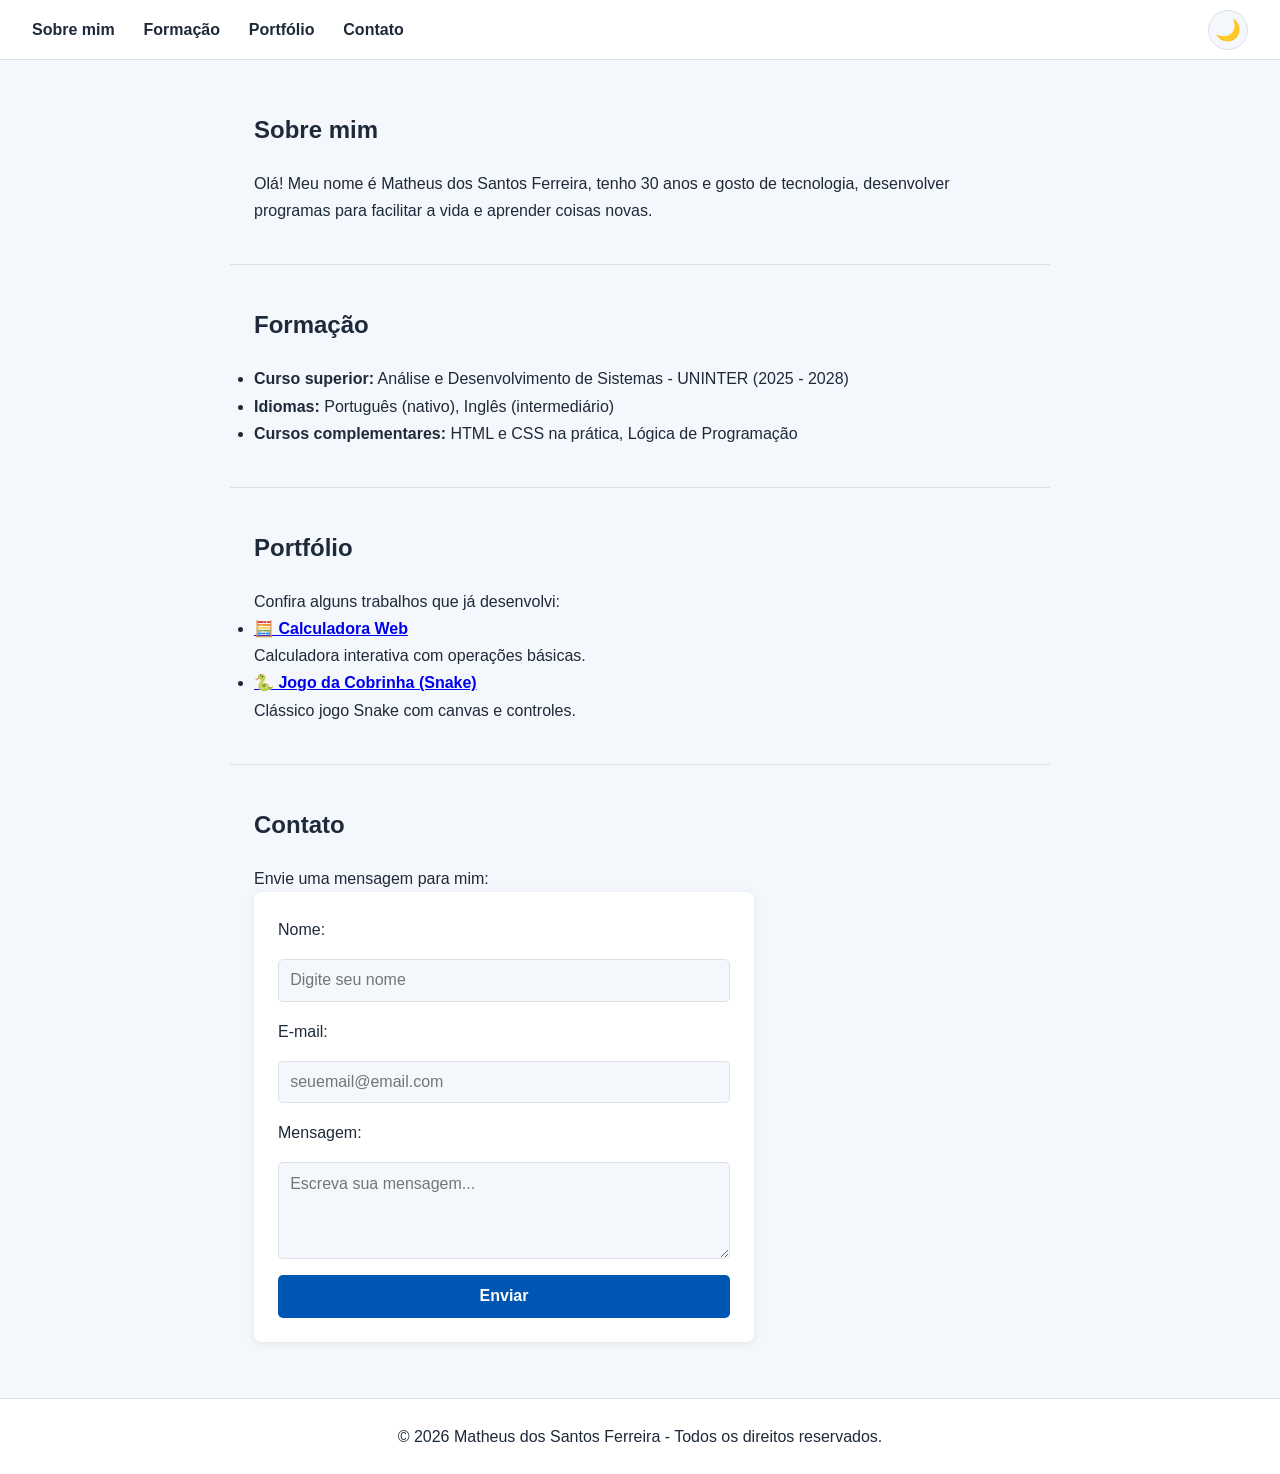
<file: index.html>
<!DOCTYPE html>
<html lang="pt-BR">
<head>
    <meta charset="UTF-8">
    <meta name="viewport" content="width=device-width, initial-scale=1.0">
    <title>Meu Portfólio - Matheus</title>
    <link rel="stylesheet" href="style.css">
</head>
<body>
    <header>
        <nav>
            <ul>
                <li><a href="#sobre">Sobre mim</a></li>
                <li><a href="#formacao">Formação</a></li>
                <li><a href="#portfolio">Portfólio</a></li>
                <li><a href="#contato">Contato</a></li>
            </ul>
        </nav>
        <button id="theme-toggle">🌙</button>
    </header>

    <section id="sobre">
        <h1>Sobre mim</h1>
        <p>Olá! Meu nome é Matheus dos Santos Ferreira, tenho 30 anos e gosto de tecnologia, desenvolver programas para facilitar a vida e aprender coisas novas.</p>
    </section>

    <section id="formacao">
        <h2>Formação</h2>
        <ul>
            <li><strong>Curso superior:</strong> Análise e Desenvolvimento de Sistemas - UNINTER (2025 - 2028)</li>
            <li><strong>Idiomas:</strong> Português (nativo), Inglês (intermediário)</li>
            <li><strong>Cursos complementares:</strong> HTML e CSS na prática, Lógica de Programação</li>
        </ul>
    </section>

    <section id="portfolio">
        <h2>Portfólio</h2>
        <p>Confira alguns trabalhos que já desenvolvi:</p>
        <ul>
            <li>
                <strong><a href="calculadora.html" target="_blank">🧮 Calculadora Web</a></strong>
                <br>
                <span>Calculadora interativa com operações básicas.</span>
            </li>
            <li>
                <strong><a href="snake.html" target="_blank">🐍 Jogo da Cobrinha (Snake)</a></strong>
                <br>
                <span>Clássico jogo Snake com canvas e controles.</span>
            </li>
        </ul>
    </section>

    <section id="contato">
        <h2>Contato</h2>
        <p>Envie uma mensagem para mim:</p>
        <form id="contact-form">
            <label for="nome">Nome:</label>
            <input type="text" id="nome" name="nome" placeholder="Digite seu nome" required>

            <label for="email">E-mail:</label>
            <input type="email" id="email" name="email" placeholder="seuemail@email.com" required>

            <label for="mensagem">Mensagem:</label>
            <textarea id="mensagem" name="mensagem" rows="4" placeholder="Escreva sua mensagem..." required></textarea>

            <button type="submit">Enviar</button>
        </form>
        <div id="form-feedback"></div>
    </section>

    <footer>
        <p>&copy; 2026 Matheus dos Santos Ferreira - Todos os direitos reservados.</p>
    </footer>

    <script src="script.js"></script>
</body>
</html>
</file>
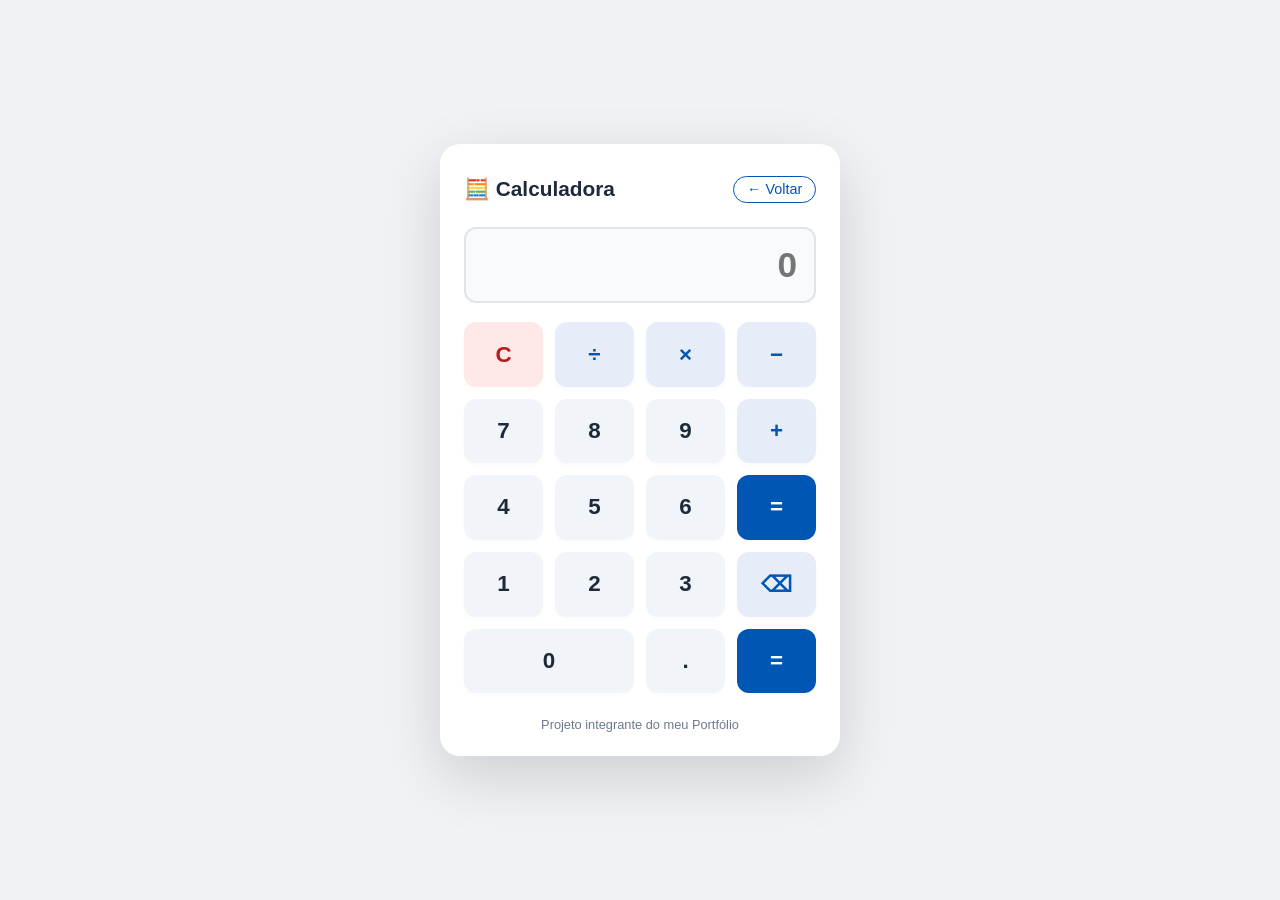
<file: calculadora.html>
<!DOCTYPE html>
<html lang="pt-BR">
<head>
    <meta charset="UTF-8">
    <meta name="viewport" content="width=device-width, initial-scale=1.0">
    <title>Calculadora Web - [Seu Nome]</title>

    <style>
        /* ===== ESTILOS DA CALCULADORA ===== */
        * {
            margin: 0;
            padding: 0;
            box-sizing: border-box;
        }

        body {
            font-family: 'Segoe UI', Tahoma, Geneva, Verdana, sans-serif;
            background: #f0f2f5;
            display: flex;
            justify-content: center;
            align-items: center;
            min-height: 100vh;
            margin: 0;
            padding: 1rem;
        }

        /* Container principal da calculadora */
        .calculator-container {
            background: #ffffff;
            border-radius: 20px;
            padding: 2rem 1.5rem 1.5rem 1.5rem;
            box-shadow: 0 20px 60px rgba(0, 0, 0, 0.15);
            max-width: 400px;
            width: 100%;
            transition: 0.3s;
        }

        /* Título e link de voltar */
        .calculator-header {
            display: flex;
            justify-content: space-between;
            align-items: center;
            margin-bottom: 1.5rem;
        }

        .calculator-header h1 {
            font-size: 1.3rem;
            color: #1e2a3a;
            font-weight: 600;
        }

        .back-link {
            text-decoration: none;
            color: #0056b3;
            font-weight: 500;
            font-size: 0.9rem;
            padding: 0.3rem 0.8rem;
            border: 1px solid #0056b3;
            border-radius: 20px;
            transition: 0.2s;
        }

        .back-link:hover {
            background: #0056b3;
            color: #fff;
        }

        /* Visor da calculadora */
        #display {
            width: 100%;
            padding: 1rem;
            font-size: 2.2rem;
            text-align: right;
            border: 2px solid #e0e5ec;
            border-radius: 12px;
            background: #f8fafc;
            color: #1e2a3a;
            font-weight: 600;
            letter-spacing: 1px;
            margin-bottom: 1.2rem;
            outline: none;
            transition: 0.2s;
        }

        #display:focus {
            border-color: #0056b3;
            box-shadow: 0 0 0 3px rgba(0, 86, 179, 0.2);
        }

        /* Grade de botões */
        .buttons-grid {
            display: grid;
            grid-template-columns: repeat(4, 1fr);
            gap: 12px;
        }

        /* Botões gerais */
        .btn {
            padding: 1.2rem 0;
            font-size: 1.4rem;
            font-weight: 600;
            border: none;
            border-radius: 12px;
            cursor: pointer;
            transition: 0.15s;
            background: #f1f4f9;
            color: #1e2a3a;
            box-shadow: 0 2px 4px rgba(0,0,0,0.02);
        }

        .btn:hover {
            background: #e2e8f0;
            transform: scale(0.97);
        }

        .btn:active {
            transform: scale(0.93);
        }

        /* Botões de operadores (+, -, *, /, =) */
        .btn-operator {
            background: #e6edf8;
            color: #0056b3;
        }

        .btn-operator:hover {
            background: #d0def0;
        }

        /* Botão de igual (=) - destaque */
        .btn-equals {
            background: #0056b3;
            color: #fff;
        }

        .btn-equals:hover {
            background: #003d80;
        }

        /* Botão de limpar (C) */
        .btn-clear {
            background: #fee8e8;
            color: #b91c1c;
        }

        .btn-clear:hover {
            background: #fccccc;
        }

        /* Botão de zero ocupa 2 colunas */
        .btn-zero {
            grid-column: span 2;
        }

        /* Rodapé da calculadora */
        .calculator-footer {
            margin-top: 1.5rem;
            text-align: center;
            font-size: 0.8rem;
            color: #6b7a8f;
        }

        /* ===== RESPONSIVO ===== */
        @media (max-width: 480px) {
            .calculator-container {
                padding: 1.5rem 1rem;
            }
            .btn {
                padding: 1rem 0;
                font-size: 1.2rem;
            }
            #display {
                font-size: 1.8rem;
                padding: 0.8rem;
            }
        }
    </style>
</head>

<body>

    <div class="calculator-container">
        <!-- Cabeçalho com link para voltar ao portfólio -->
        <div class="calculator-header">
            <h1>🧮 Calculadora</h1>
            <a href="index.html" class="back-link">← Voltar</a>
        </div>

        <!-- Visor -->
        <input type="text" id="display" readonly placeholder="0">

        <!-- Botões -->
        <div class="buttons-grid">
            <!-- Linha 1 -->
            <button class="btn btn-clear" onclick="clearDisplay()">C</button>
            <button class="btn btn-operator" onclick="appendToDisplay('/')">÷</button>
            <button class="btn btn-operator" onclick="appendToDisplay('*')">×</button>
            <button class="btn btn-operator" onclick="appendToDisplay('-')">−</button>

            <!-- Linha 2 -->
            <button class="btn" onclick="appendToDisplay('7')">7</button>
            <button class="btn" onclick="appendToDisplay('8')">8</button>
            <button class="btn" onclick="appendToDisplay('9')">9</button>
            <button class="btn btn-operator" onclick="appendToDisplay('+')">+</button>

            <!-- Linha 3 -->
            <button class="btn" onclick="appendToDisplay('4')">4</button>
            <button class="btn" onclick="appendToDisplay('5')">5</button>
            <button class="btn" onclick="appendToDisplay('6')">6</button>
            <button class="btn btn-equals" onclick="calculateResult()">=</button>

            <!-- Linha 4 -->
            <button class="btn" onclick="appendToDisplay('1')">1</button>
            <button class="btn" onclick="appendToDisplay('2')">2</button>
            <button class="btn" onclick="appendToDisplay('3')">3</button>
            <!-- Botão de apagar último caractere (backspace) -->
            <button class="btn btn-operator" onclick="backspace()">⌫</button>

            <!-- Linha 5 -->
            <button class="btn btn-zero" onclick="appendToDisplay('0')">0</button>
            <button class="btn" onclick="appendToDisplay('.')">.</button>
            <!-- Duplicamos o = aqui embaixo para ficar mais fácil, mas vamos deixar só um ou colocar um espaço -->
            <!-- Melhor: Deixamos o = em cima e aqui embaixo colocamos um botão de (%) ou deixamos vazio, mas vou colocar um botão de parenteses ou duplicar o = para usabilidade -->
            <button class="btn btn-equals" onclick="calculateResult()">=</button>
        </div>

        <div class="calculator-footer">
            <p>Projeto integrante do meu Portfólio</p>
        </div>
    </div>

    <script>
        // ============================================
        // LÓGICA DA CALCULADORA
        // ============================================

        // Pega o elemento do visor
        const display = document.getElementById('display');

        // Função para adicionar números/operadores ao visor
        function appendToDisplay(value) {
            // Se o visor estiver mostrando "Erro" ou "Infinity", limpa antes
            if (display.value === 'Erro' || display.value === 'Infinity' || display.value === 'NaN') {
                display.value = '';
            }
            // Se o valor atual for "0" e o usuário digitar um número, substitui o 0
            if (display.value === '0' && value !== '.' && value !== '+' && value !== '-' && value !== '*' && value !== '/') {
                display.value = value;
            } else {
                display.value += value;
            }
        }

        // Função para limpar tudo
        function clearDisplay() {
            display.value = '';
        }

        // Função para apagar o último caractere (backspace)
        function backspace() {
            display.value = display.value.slice(0, -1);
        }

        // Função para calcular o resultado
        function calculateResult() {
            try {
                // Pega a expressão do visor
                let expression = display.value;

                // Substitui os símbolos visuais (× e ÷) pelos operadores do JavaScript (* e /)
                expression = expression.replace(/×/g, '*').replace(/÷/g, '/').replace(/−/g, '-');

                // Avalia a expressão de forma segura (apenas para fins educacionais)
                // Usamos Function constructor para ser mais seguro que eval direto
                const result = new Function('return (' + expression + ')')();

                // Verifica se o resultado é um número válido
                if (!isFinite(result)) {
                    display.value = 'Erro';
                } else {
                    // Arredonda para evitar problemas com ponto flutuante (ex: 0.1 + 0.2)
                    const rounded = Math.round(result * 1000000) / 1000000;
                    display.value = rounded;
                }
            } catch (error) {
                // Se der erro na expressão (ex: operador seguido de operador)
                display.value = 'Erro';
            }
        }

        // ============================================
        // BÔNUS: Teclado físico (digitar pelo teclado)
        // ============================================
        document.addEventListener('keydown', function(event) {
            const key = event.key;

            // Números, operadores e ponto
            if ((key >= '0' && key <= '9') || key === '.' || key === '+' || key === '-' || key === '*' || key === '/') {
                event.preventDefault();
                // Converte * para × e / para ÷ para ficar bonito no visor
                let displayKey = key;
                if (key === '*') displayKey = '×';
                if (key === '/') displayKey = '÷';
                appendToDisplay(displayKey);
            }

            // Enter ou = para calcular
            if (key === 'Enter' || key === '=') {
                event.preventDefault();
                calculateResult();
            }

            // Backspace para apagar
            if (key === 'Backspace') {
                event.preventDefault();
                backspace();
            }

            // Escape ou 'c' para limpar
            if (key === 'Escape' || key === 'c' || key === 'C') {
                event.preventDefault();
                clearDisplay();
            }
        });
    </script>

</body>
</html>
</file>
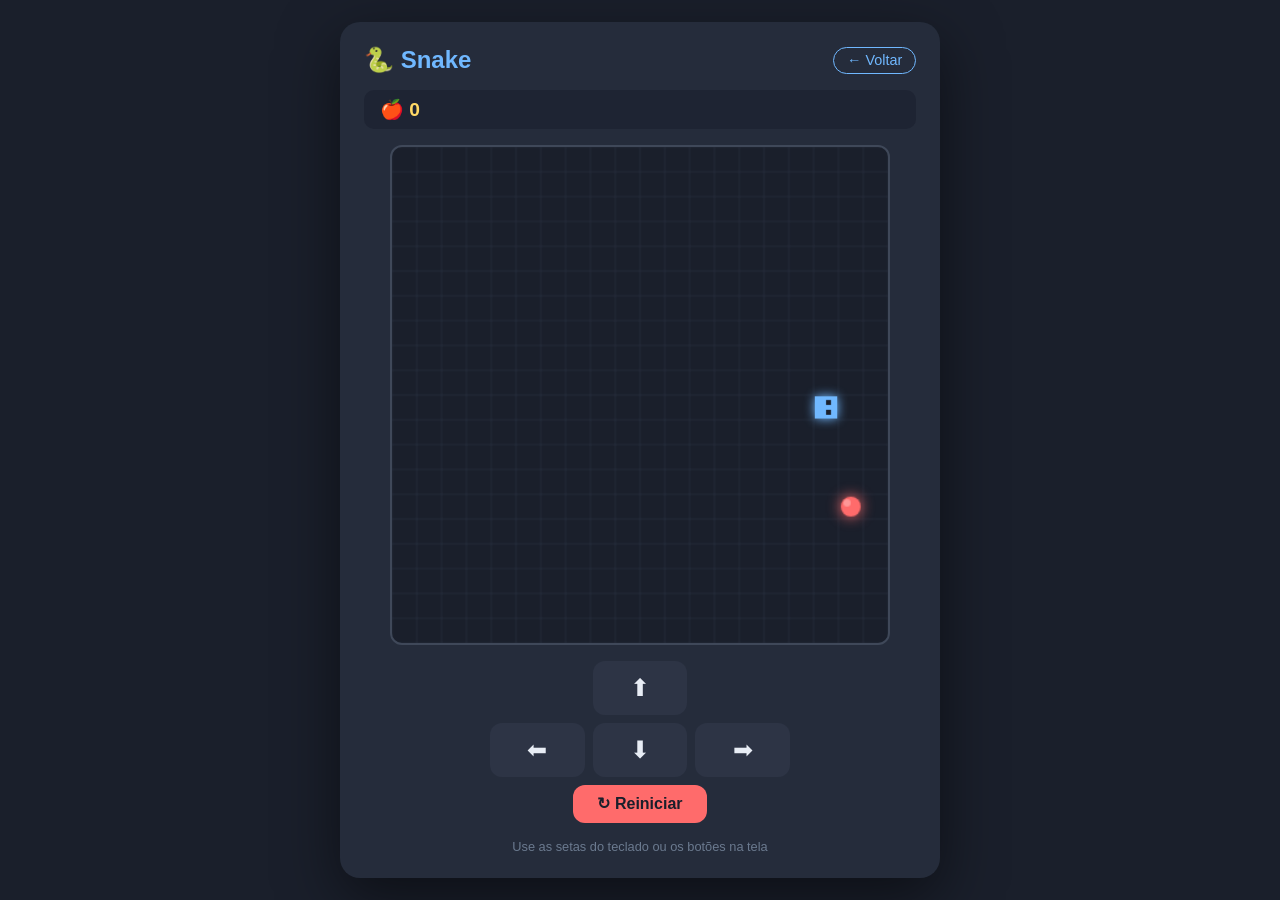
<file: snake.html>
<!DOCTYPE html>
<html lang="pt-BR">
<head>
    <meta charset="UTF-8">
    <meta name="viewport" content="width=device-width, initial-scale=1.0">
    <title>Snake - Jogo da Cobrinha</title>

    <style>
        /* ===== ESTILOS DO JOGO SNAKE ===== */
        * {
            margin: 0;
            padding: 0;
            box-sizing: border-box;
        }

        body {
            font-family: 'Segoe UI', Tahoma, Geneva, Verdana, sans-serif;
            background: #1a1f2b;
            display: flex;
            justify-content: center;
            align-items: center;
            min-height: 100vh;
            margin: 0;
            padding: 1rem;
            color: #e8edf5;
        }

        .game-container {
            background: #252c3b;
            border-radius: 20px;
            padding: 1.5rem;
            box-shadow: 0 20px 60px rgba(0, 0, 0, 0.5);
            max-width: 600px;
            width: 100%;
            text-align: center;
        }

        .game-header {
            display: flex;
            justify-content: space-between;
            align-items: center;
            margin-bottom: 1rem;
            flex-wrap: wrap;
            gap: 0.5rem;
        }

        .game-header h1 {
            font-size: 1.5rem;
            color: #70b8ff;
            display: flex;
            align-items: center;
            gap: 0.5rem;
        }

        .game-header .back-link {
            text-decoration: none;
            color: #70b8ff;
            font-weight: 500;
            font-size: 0.9rem;
            padding: 0.3rem 0.8rem;
            border: 1px solid #70b8ff;
            border-radius: 20px;
            transition: 0.2s;
        }

        .game-header .back-link:hover {
            background: #70b8ff;
            color: #1a1f2b;
        }

        .score-area {
            display: flex;
            justify-content: space-between;
            align-items: center;
            margin-bottom: 1rem;
            background: #1e2433;
            padding: 0.5rem 1rem;
            border-radius: 10px;
            font-size: 1.2rem;
            font-weight: 600;
        }

        #scoreDisplay {
            color: #ffd966;
        }

        #gameOverMessage {
            color: #ff6b6b;
            font-weight: 700;
            display: none;
        }

        canvas {
            display: block;
            margin: 0 auto;
            background: #1a1f2b;
            border-radius: 12px;
            border: 2px solid #3f4859;
            width: 100%;
            max-width: 500px;
            aspect-ratio: 1 / 1;
            touch-action: none; /* evita scroll em dispositivos touch */
        }

        .controls {
            display: grid;
            grid-template-columns: repeat(3, 1fr);
            gap: 0.5rem;
            max-width: 300px;
            margin: 1rem auto 0;
        }

        .controls button {
            background: #2d3445;
            border: none;
            border-radius: 12px;
            padding: 0.8rem;
            font-size: 1.5rem;
            color: #e8edf5;
            cursor: pointer;
            transition: 0.15s;
            touch-action: manipulation;
        }

        .controls button:hover {
            background: #3f4859;
        }

        .controls button:active {
            transform: scale(0.92);
        }

        .controls .up { grid-column: 2; }
        .controls .down { grid-column: 2; }
        .controls .left { grid-column: 1; }
        .controls .right { grid-column: 3; }

        .restart-btn {
            background: #ff6b6b;
            color: #1a1f2b;
            border: none;
            border-radius: 12px;
            padding: 0.6rem 1.5rem;
            font-size: 1rem;
            font-weight: 700;
            cursor: pointer;
            transition: 0.15s;
            margin-top: 0.5rem;
        }

        .restart-btn:hover {
            background: #e05555;
            transform: scale(1.02);
        }

        .footer {
            margin-top: 1rem;
            font-size: 0.8rem;
            color: #6b7a8f;
        }

        @media (max-width: 480px) {
            .game-container {
                padding: 1rem;
            }
            .game-header h1 {
                font-size: 1.2rem;
            }
        }
    </style>
</head>

<body>

    <div class="game-container">
        <!-- Cabeçalho com link voltar -->
        <div class="game-header">
            <h1>🐍 Snake</h1>
            <a href="index.html" class="back-link">← Voltar</a>
        </div>

        <!-- Pontuação e status -->
        <div class="score-area">
            <span>🍎 <span id="scoreDisplay">0</span></span>
            <span id="gameOverMessage">💀 GAME OVER</span>
        </div>

        <!-- Tela do jogo (canvas) -->
        <canvas id="gameCanvas" width="400" height="400"></canvas>

        <!-- Controles para dispositivos móveis (touch) -->
        <div class="controls">
            <button class="up" data-dir="up">⬆</button>
            <button class="left" data-dir="left">⬅</button>
            <button class="down" data-dir="down">⬇</button>
            <button class="right" data-dir="right">➡</button>
        </div>

        <!-- Botão reiniciar -->
        <button class="restart-btn" id="restartBtn">↻ Reiniciar</button>

        <div class="footer">Use as setas do teclado ou os botões na tela</div>
    </div>

    <script>
        // ============================================
        // LÓGICA DO JOGO SNAKE
        // ============================================

        // Configurações
        const canvas = document.getElementById('gameCanvas');
        const ctx = canvas.getContext('2d');
        const scoreSpan = document.getElementById('scoreDisplay');
        const gameOverMsg = document.getElementById('gameOverMessage');

        const GRID_SIZE = 20;        // 20x20 grade
        const CELL_SIZE = canvas.width / GRID_SIZE;

        let snake = [
            { x: 10, y: 10 }
        ];
        let food = { x: 15, y: 10 };
        let direction = { dx: 1, dy: 0 }; // movimento para a direita
        let nextDirection = { dx: 1, dy: 0 };
        let score = 0;
        let gameOver = false;
        let gameInterval = null;
        const MOVE_INTERVAL = 150; // milissegundos

        // ===== Função para gerar comida em posição aleatória (que não esteja na cobra) =====
        function generateFood() {
            const maxAttempts = 1000;
            for (let i = 0; i < maxAttempts; i++) {
                const newFood = {
                    x: Math.floor(Math.random() * GRID_SIZE),
                    y: Math.floor(Math.random() * GRID_SIZE)
                };
                // Verifica se a comida não está sobre a cobra
                if (!snake.some(segment => segment.x === newFood.x && segment.y === newFood.y)) {
                    food = newFood;
                    return;
                }
            }
            // Se não encontrar posição, percorre a grade toda (força bruta)
            for (let y = 0; y < GRID_SIZE; y++) {
                for (let x = 0; x < GRID_SIZE; x++) {
                    if (!snake.some(seg => seg.x === x && seg.y === y)) {
                        food = { x, y };
                        return;
                    }
                }
            }
            // Se a grade estiver completamente cheia (vitória rara), coloca em (0,0) e encerra o jogo
            food = { x: 0, y: 0 };
            gameOver = true; // vitória por preencher todo o tabuleiro
            clearInterval(gameInterval);
            gameOverMsg.style.display = 'block';
        }

        // ===== Função para reiniciar o jogo =====
        function restartGame() {
            // Reseta variáveis
            snake = [{ x: 10, y: 10 }];
            direction = { dx: 1, dy: 0 };
            nextDirection = { dx: 1, dy: 0 };
            score = 0;
            gameOver = false;
            gameOverMsg.style.display = 'none';
            scoreSpan.textContent = '0';
            // Remove o intervalo antigo
            if (gameInterval) {
                clearInterval(gameInterval);
                gameInterval = null;
            }
            // Gera nova comida
            generateFood();
            // Desenha o jogo
            drawGame();
            // Inicia novo loop
            gameInterval = setInterval(gameLoop, MOVE_INTERVAL);
        }

        // ===== Função de atualização (movimento) =====
        function moveSnake() {
            if (gameOver) return;

            // Atualiza a direção atual com a próxima (evita inverter direção)
            if (!((nextDirection.dx === -direction.dx && nextDirection.dy === -direction.dy) ||
                    (nextDirection.dx === 0 && nextDirection.dy === 0))) {
                direction = { dx: nextDirection.dx, dy: nextDirection.dy };
            }

            const head = snake[0];
            const newHead = {
                x: head.x + direction.dx,
                y: head.y + direction.dy
            };

            // Verifica se comeu a comida
            const ateFood = (newHead.x === food.x && newHead.y === food.y);

            // Constrói nova cobra (copia a anterior)
            let newSnake = [];
            newSnake.push(newHead);

            // Se comeu, mantém o último segmento (cresce)
            if (ateFood) {
                newSnake = newSnake.concat(snake);
            } else {
                // Senão, adiciona todos exceto o último (remove a cauda)
                newSnake = newSnake.concat(snake.slice(0, -1));
            }

            // Verifica colisão com as bordas
            if (newHead.x < 0 || newHead.x >= GRID_SIZE || newHead.y < 0 || newHead.y >= GRID_SIZE) {
                gameOver = true;
                gameOverMsg.style.display = 'block';
                clearInterval(gameInterval);
                drawGame();
                return;
            }

            // Verifica colisão com o próprio corpo (exceto a cabeça, que é o primeiro)
            const headCollision = newSnake.slice(1).some(segment => segment.x === newHead.x && segment.y === newHead.y);
            if (headCollision) {
                gameOver = true;
                gameOverMsg.style.display = 'block';
                clearInterval(gameInterval);
                drawGame();
                return;
            }

            // Atualiza a cobra
            snake = newSnake;

            // Se comeu, incrementa pontuação e gera nova comida
            if (ateFood) {
                score++;
                scoreSpan.textContent = score;
                generateFood();
            }

            // Desenha a nova situação
            drawGame();
        }

        // ===== Função de desenho no canvas =====
        function drawGame() {
            ctx.clearRect(0, 0, canvas.width, canvas.height);

            // Desenha a grade (opcional, linhas suaves)
            ctx.strokeStyle = '#2d3445';
            ctx.lineWidth = 0.5;
            for (let i = 0; i <= GRID_SIZE; i++) {
                ctx.beginPath();
                ctx.moveTo(i * CELL_SIZE, 0);
                ctx.lineTo(i * CELL_SIZE, canvas.height);
                ctx.stroke();
                ctx.beginPath();
                ctx.moveTo(0, i * CELL_SIZE);
                ctx.lineTo(canvas.width, i * CELL_SIZE);
                ctx.stroke();
            }

            // Desenha a cobra
            snake.forEach((segment, index) => {
                const x = segment.x * CELL_SIZE;
                const y = segment.y * CELL_SIZE;
                ctx.fillStyle = (index === 0) ? '#70b8ff' : '#4a9eff';
                ctx.shadowColor = '#70b8ff';
                ctx.shadowBlur = 8;
                ctx.fillRect(x + 1, y + 1, CELL_SIZE - 2, CELL_SIZE - 2);
                ctx.shadowBlur = 0;
                // Olhos na cabeça
                if (index === 0) {
                    ctx.fillStyle = '#1a1f2b';
                    const eyeSize = 4;
                    let ex1, ey1, ex2, ey2;
                    // Posiciona olhos conforme direção
                    if (direction.dx === 1) { // direita
                        ex1 = x + CELL_SIZE - 10; ey1 = y + 4;
                        ex2 = x + CELL_SIZE - 10; ey2 = y + CELL_SIZE - 4 - eyeSize;
                    } else if (direction.dx === -1) { // esquerda
                        ex1 = x + 6; ey1 = y + 4;
                        ex2 = x + 6; ey2 = y + CELL_SIZE - 4 - eyeSize;
                    } else if (direction.dy === -1) { // cima
                        ex1 = x + 4; ey1 = y + 6;
                        ex2 = x + CELL_SIZE - 4 - eyeSize; ey2 = y + 6;
                    } else if (direction.dy === 1) { // baixo
                        ex1 = x + 4; ey1 = y + CELL_SIZE - 10;
                        ex2 = x + CELL_SIZE - 4 - eyeSize; ey2 = y + CELL_SIZE - 10;
                    }
                    ctx.fillRect(ex1, ey1, eyeSize, eyeSize);
                    ctx.fillRect(ex2, ey2, eyeSize, eyeSize);
                }
            });

            // Desenha a comida
            if (food) {
                const fx = food.x * CELL_SIZE + CELL_SIZE / 2;
                const fy = food.y * CELL_SIZE + CELL_SIZE / 2;
                const radius = CELL_SIZE / 2 - 2;
                ctx.beginPath();
                ctx.arc(fx, fy, radius, 0, Math.PI * 2);
                ctx.fillStyle = '#ff6b6b';
                ctx.shadowColor = '#ff6b6b';
                ctx.shadowBlur = 12;
                ctx.fill();
                ctx.shadowBlur = 0;
                // Brilho
                ctx.beginPath();
                ctx.arc(fx - 3, fy - 3, 3, 0, Math.PI * 2);
                ctx.fillStyle = 'rgba(255,255,255,0.3)';
                ctx.fill();
            }

            // Se game over, escreve GAME OVER no canvas (além do texto fora)
            if (gameOver) {
                ctx.fillStyle = 'rgba(0,0,0,0.5)';
                ctx.fillRect(0, 0, canvas.width, canvas.height);
                ctx.fillStyle = '#ff6b6b';
                ctx.font = 'bold 32px Segoe UI, sans-serif';
                ctx.textAlign = 'center';
                ctx.textBaseline = 'middle';
                ctx.fillText('GAME OVER', canvas.width / 2, canvas.height / 2 - 10);
                ctx.font = '16px Segoe UI, sans-serif';
                ctx.fillStyle = '#e8edf5';
                ctx.fillText('Clique em Reiniciar', canvas.width / 2, canvas.height / 2 + 40);
            }
        }

        // ===== Loop principal (executado a cada intervalo) =====
        function gameLoop() {
            if (!gameOver) {
                moveSnake();
            }
        }

        // ===== Controle de direção (teclado e botões) =====
        function setDirection(dx, dy) {
            if (gameOver) return;
            // Não permite inverter direção diretamente
            if (direction.dx === -dx && direction.dy === -dy) {
                return;
            }
            nextDirection = { dx, dy };
        }

        // Eventos de teclado
        document.addEventListener('keydown', (e) => {
            const key = e.key;
            e.preventDefault(); // evita scroll com setas
            if (key === 'ArrowUp') setDirection(0, -1);
            else if (key === 'ArrowDown') setDirection(0, 1);
            else if (key === 'ArrowLeft') setDirection(-1, 0);
            else if (key === 'ArrowRight') setDirection(1, 0);
            else if (key === 'r' || key === 'R') restartGame();
        });

        // Eventos de botões na tela (controles mobile)
        document.querySelectorAll('.controls button').forEach(btn => {
            btn.addEventListener('click', (e) => {
                const dir = btn.dataset.dir;
                if (dir === 'up') setDirection(0, -1);
                else if (dir === 'down') setDirection(0, 1);
                else if (dir === 'left') setDirection(-1, 0);
                else if (dir === 'right') setDirection(1, 0);
            });
            // Previne que toque em botão dispare zoom ou scroll
            btn.addEventListener('touchstart', (e) => {
                e.preventDefault();
                const dir = btn.dataset.dir;
                if (dir === 'up') setDirection(0, -1);
                else if (dir === 'down') setDirection(0, 1);
                else if (dir === 'left') setDirection(-1, 0);
                else if (dir === 'right') setDirection(1, 0);
            });
        });

        // Botão reiniciar
        document.getElementById('restartBtn').addEventListener('click', restartGame);

        // ===== Inicializa o jogo =====
        restartGame();
    </script>

</body>
</html>
</file>
<file: style.css>
:root {
    --bg-color: #f4f7fc;
    --text-color: #1e2a3a;
    --header-bg: #ffffff;
    --link-color: #0056b3;
    --border-color: #dce1e8;
    --card-bg: #ffffff;
    --shadow: 0 2px 8px rgba(0,0,0,0.08);
}

body.dark-mode {
    --bg-color: #1a1f2b;
    --text-color: #e8edf5;
    --header-bg: #252c3b;
    --link-color: #70b8ff;
    --border-color: #3f4859;
    --card-bg: #252c3b;
    --shadow: 0 2px 8px rgba(0,0,0,0.4);
}

* {
    margin: 0;
    padding: 0;
    box-sizing: border-box;
}

body {
    font-family: 'Segoe UI', Roboto, Arial, sans-serif;
    background-color: var(--bg-color);
    color: var(--text-color);
    transition: background-color 0.3s, color 0.3s;
    line-height: 1.7;
    padding-top: 70px;
}

header {
    position: fixed;
    top: 0;
    left: 0;
    width: 100%;
    height: 60px;
    background-color: var(--header-bg);
    border-bottom: 1px solid var(--border-color);
    display: flex;
    justify-content: space-between;
    align-items: center;
    padding: 0 2rem;
    z-index: 1000;
    transition: background-color 0.3s, border-color 0.3s;
}

nav ul {
    list-style: none;
    display: flex;
    gap: 1.8rem;
}

nav a {
    text-decoration: none;
    color: var(--text-color);
    font-weight: 600;
    transition: color 0.2s;
}

nav a:hover {
    color: var(--link-color);
}

#theme-toggle {
    background: var(--bg-color);
    color: var(--text-color);
    border: 1px solid var(--border-color);
    border-radius: 50%;
    width: 40px;
    height: 40px;
    font-size: 1.3rem;
    cursor: pointer;
    transition: 0.3s;
    display: flex;
    align-items: center;
    justify-content: center;
}

section {
    max-width: 820px;
    margin: 0 auto;
    padding: 2.5rem 1.5rem;
    border-bottom: 1px solid var(--border-color);
}

section:last-of-type {
    border-bottom: none;
}

h1, h2 {
    color: var(--text-color);
    margin-bottom: 1.2rem;
}

form {
    display: flex;
    flex-direction: column;
    gap: 1rem;
    max-width: 500px;
    background-color: var(--card-bg);
    padding: 1.5rem;
    border-radius: 8px;
    box-shadow: var(--shadow);
}

input, textarea {
    padding: 0.7rem;
    border: 1px solid var(--border-color);
    border-radius: 5px;
    background-color: var(--bg-color);
    color: var(--text-color);
    font-family: inherit;
    font-size: 1rem;
}

button[type="submit"] {
    background-color: var(--link-color);
    color: #fff;
    border: none;
    padding: 0.8rem;
    border-radius: 5px;
    font-size: 1rem;
    font-weight: bold;
    cursor: pointer;
}

#form-feedback {
    margin-top: 1rem;
    font-weight: 600;
}

footer {
    text-align: center;
    padding: 1.5rem;
    background-color: var(--header-bg);
    border-top: 1px solid var(--border-color);
    color: var(--text-color);
}

@media (max-width: 640px) {
    header {
        flex-wrap: wrap;
        height: auto;
        padding: 0.5rem 1rem;
    }
    nav ul {
        gap: 1rem;
        flex-wrap: wrap;
        justify-content: center;
    }
    section {
        padding: 1.8rem 1rem;
    }
}
</file>
